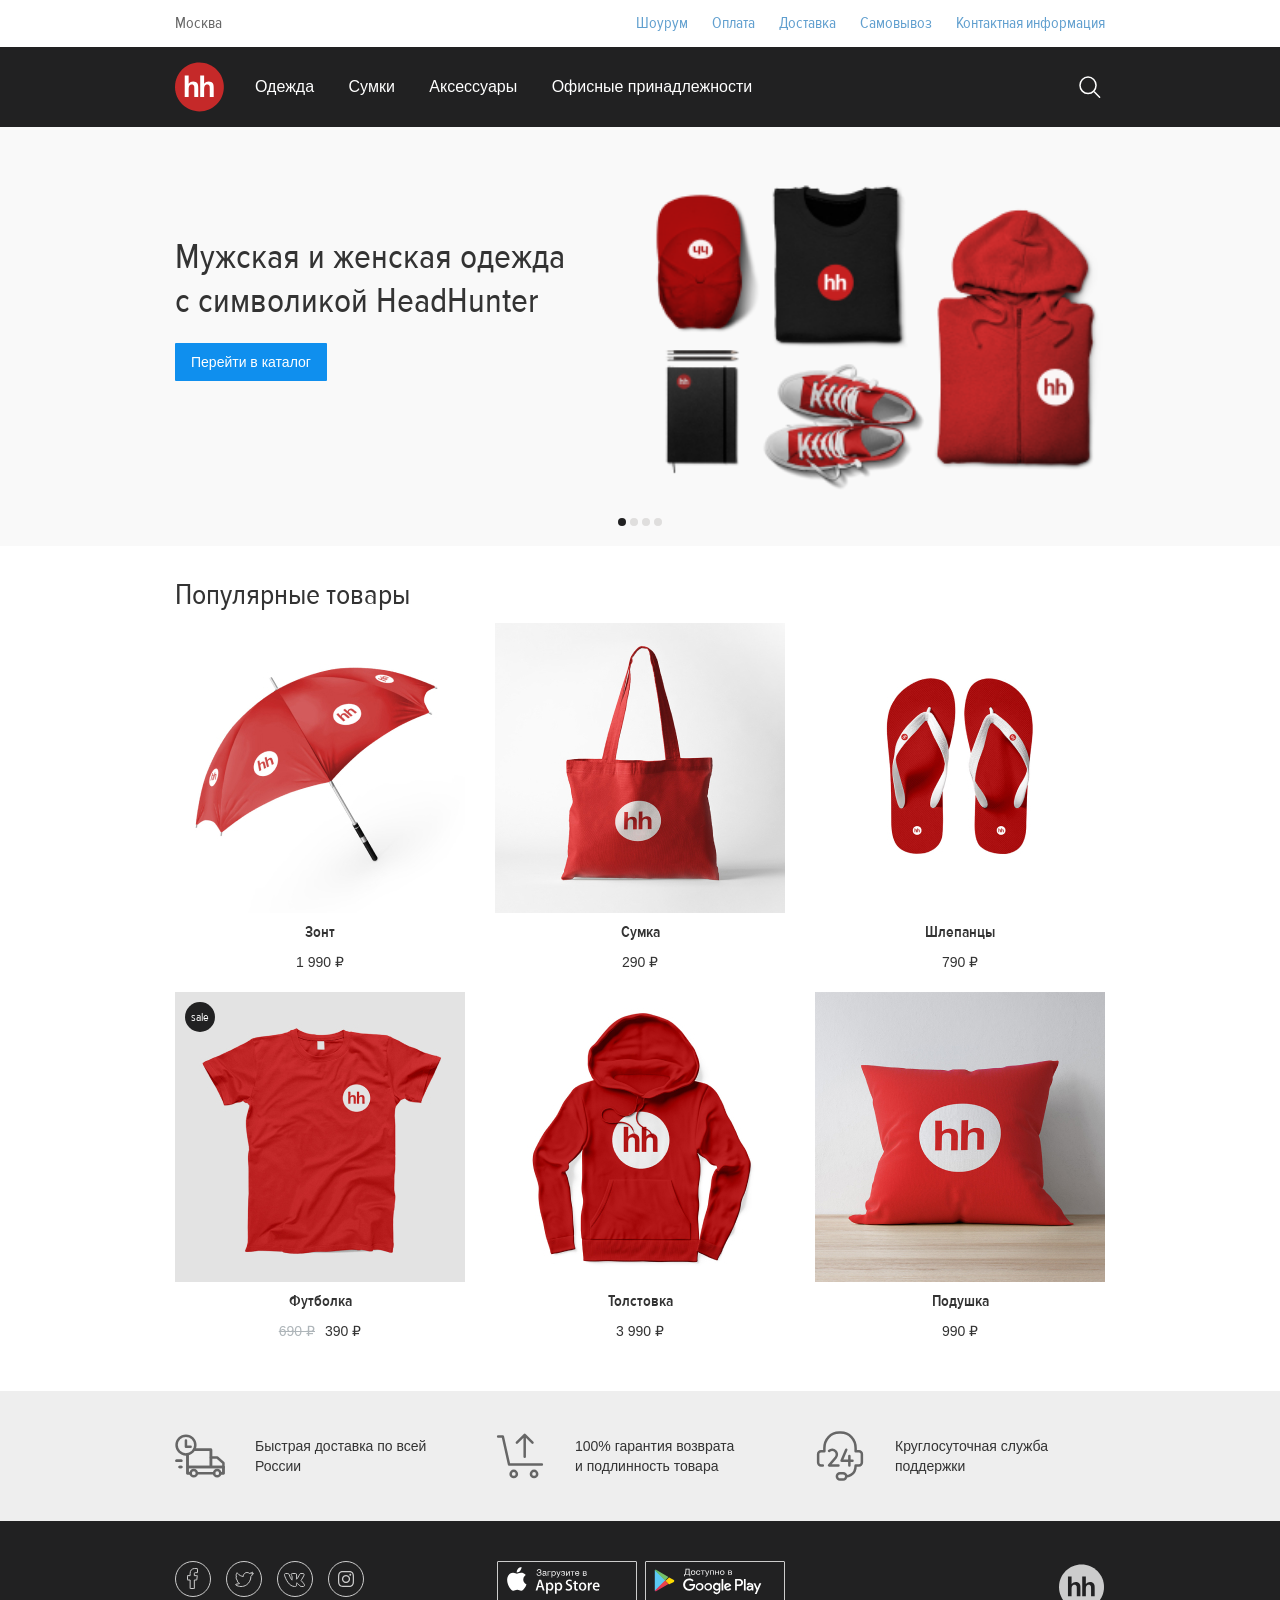
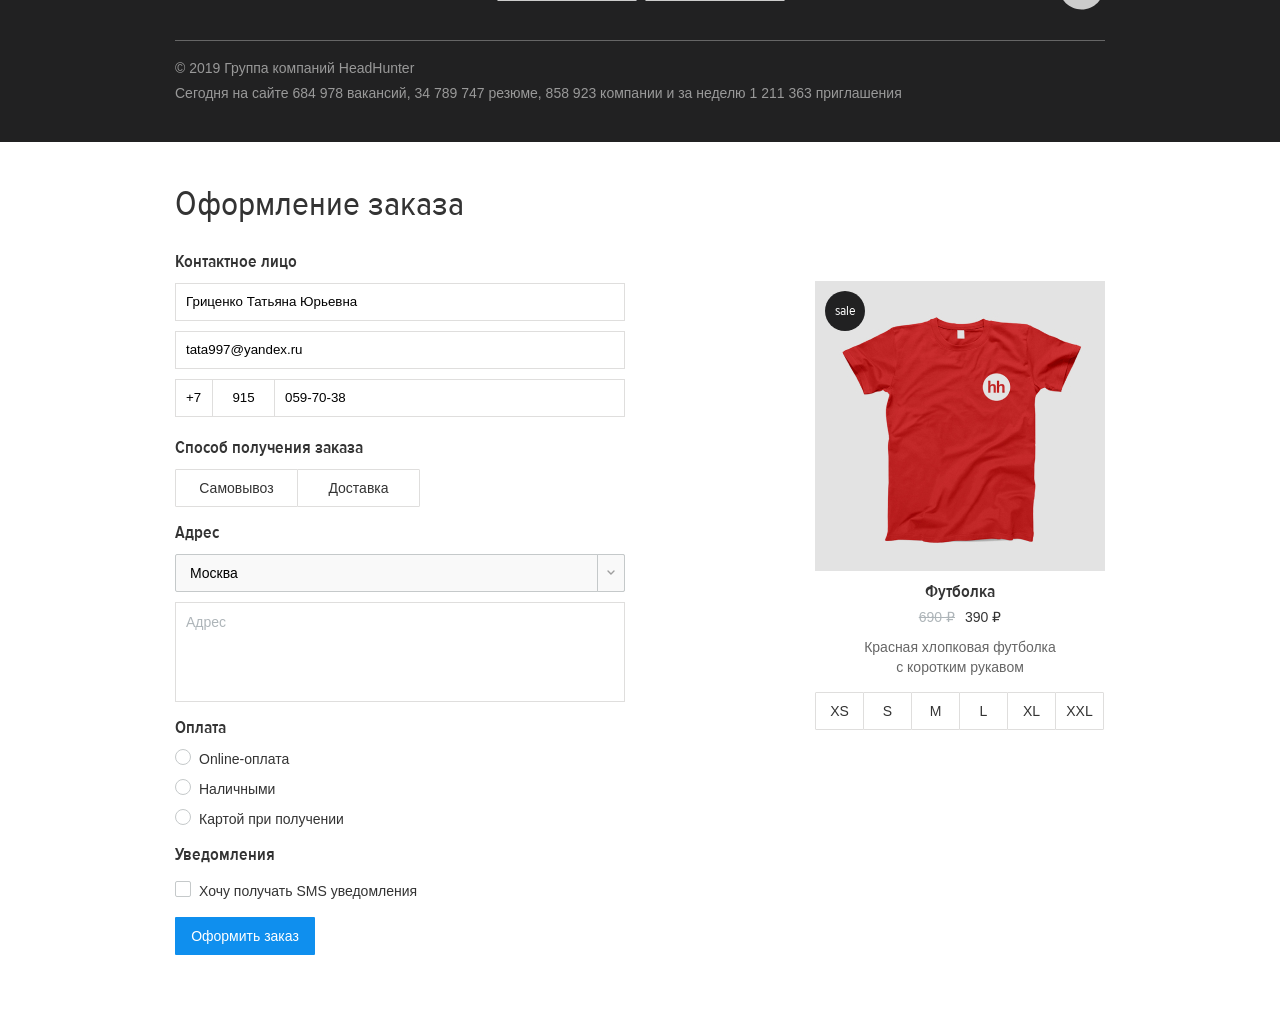
<file: index.html>
<html><head><META http-equiv="Content-Type" content="text/html; charset=UTF-8"> <meta http-equiv="Content-Type" content="text/html; charset=UTF-8"> <meta name="viewport" content="width=device-width"> <title>HTML и CSS</title> <link rel="stylesheet" href="styles.b9b3339c.css"> </META></head><body> <section class="menu-section"> <div class="columns-wrapper"> <div class="menu-content"> <div class="menu-content__city">Москва</div> <div class="menu-content__info"> <ul class="info"> <li class="info__item"> <a href="/" class="info__link">Шоурум</a> </li> <li class="info__item"> <a href="/" class="info__link">Оплата</a> </li> <li class="info__item"> <a href="/" class="info__link">Доставка</a> </li> <li class="info__item"> <a href="/" class="info__link">Самовывоз</a> </li> <li class="info__item"> <a href="/" class="info__link">Контактная информация</a> </li> </ul> </div> </div> </div> </section> <header class="header"> <div class="columns-wrapper"> <div class="header__content"> <div class="header__logo"> <a href="http://hh.ru" class="logo-link"><img class="logo" src="first-logo.d548b72c.svg" alt="hh.ru"></a> </div> <div class="header__nav"> <ul class="nav"> <li class="nav__item"> <a href="/" class="nav__link">Одежда</a> </li> <li class="nav__item"> <a href="/" class="nav__link">Сумки</a> </li> <li class="nav__item"> <a href="/" class="nav__link">Аксессуары</a> </li> <li class="nav__item"> <a href="/" class="nav__link">Офисные принадлежности</a> </li> </ul> </div> <div class="header__fill"></div> <div class="header__button"> <button class="header-button-icon header-button-icon_search">Поиск</button> </div> </div> </div> </header> <section class="slider-section"> <div class="columns-wrapper"> <div class="columns-row"> <div class="slider-content"> <div class="slider-content__image-container"> <div class="column column_s-2 column_m-3 column_l-6"> <img class="slider-content__image" src="img-01.96639f2c.png" srcset="img-01.96639f2c.png 1x,img-01@2x.ab515f90.png 2x,img-01@3x.9e7b616d.png 3x"> </div> </div> <div class="slider-content-text-button"> <div class="column column_s-2 column_m-3 column_l-6"> <div class="slider-content__text-container"> <h1 class="heading"> Мужская и женская одежда с&nbsp;символикой HeadHunter </h1> </div> </div> <div class="column column_s-2 column_m-3 column_l-6"> <div class="slider-content__button-container"> <button class="button">Перейти в каталог</button> </div> </div> </div> <div class="slider-content-block-dots"> <button class="slider-content-block-dots__dot-container slider-content-block-dots__dot-container_choosen"></button> <button class="slider-content-block-dots__dot-container"></button> <button class="slider-content-block-dots__dot-container"></button> <button class="slider-content-block-dots__dot-container"></button> </div> </div> </div> </div> </section> <section class="content-section"> <div class="columns-wrapper"> <h2 class="heading heading_level-2">Популярные товары</h2> <div class="columns-row"> <div class="column column_s-1 column_m-2 column_l-4"> <div class="product-card"> <div class="product-card__image-container"> <img class="product-card__image" src="product-1.ec73aee6.jpg" alt="Зонт"> </div> <div class="product-card__name">Зонт</div> <div class="product-card__price">1&nbsp;990 ₽</div> </div> </div> <div class="column column_s-1 column_m-2 column_l-4"> <div class="product-card"> <div class="product-card__image-container"> <img class="product-card__image" src="product-2.521640d8.jpg" alt="Сумка"> </div> <div class="product-card__name">Сумка</div> <div class="product-card__price">290 ₽</div> </div> </div> <div class="column column_s-1 column_m-2 column_l-4"> <div class="product-card"> <div class="product-card__image-container"> <img class="product-card__image" src="product-3.7dd26f69.jpg" alt="Шлепанцы"> </div> <div class="product-card__name">Шлепанцы</div> <div class="product-card__price">790 ₽</div> </div> </div> <div class="column column_s-1 column_m-2 column_l-4"> <div class="product-card"> <div class="product-card__image-container"> <img class="product-card__image" src="product-4.0431c0da.jpg" alt="Футболка"> <div class="product-card__sale">sale</div> </div> <div class="product-card__name">Футболка</div> <div class="product-card__price"> <span class="product-card__old-price">690 ₽</span>390 ₽ </div> </div> </div> <div class="column column_s-1 column_m-2 column_l-4"> <div class="product-card"> <div class="product-card__image-container"> <img class="product-card__image" src="product-5.50c4247e.jpg" alt="Толстовка"> </div> <div class="product-card__name">Толстовка</div> <div class="product-card__price">3&nbsp;990 ₽</div> </div> </div> <div class="column column_s-1 column_m-2 column_l-4"> <div class="product-card"> <div class="product-card__image-container"> <img class="product-card__image" src="product-6.00098820.jpg" alt="Подушка"> </div> <div class="product-card__name">Подушка</div> <div class="product-card__price">990 ₽</div> </div> </div> </div> </div> </section> <section class="services-section"> <div class="columns-wrapper"> <div class="columns-row"> <div class="services-content"> <div class="column column_s-2 column_m-2 column_l-4"> <div class="services-content-block"> <div class="services-content-block__icon-container"> <img class="services-content-block__icon" src="delivery-icon.86790aa2.svg"> </div> <div class="services-content-block__text-container">Быстрая доставка по&nbsp;всей России</div> </div> </div> <div class="column column_s-2 column_m-2 column_l-4"> <div class="services-content-block"> <div class="services-content-block__icon-container"> <img class="services-content-block__icon" src="return-icon.00652481.svg"> </div> <div class="services-content-block__text-container">100% гарантия возврата и&nbsp;подлинность товара</div> </div> </div> <div class="column column_s-2 column_m-2 column_l-4"> <div class="services-content-block"> <div class="services-content-block__icon-container"> <img class="services-content-block__icon" src="support-icon.4c777bd8.svg"> </div> <div class="services-content-block__text-container">Круглосуточная служба поддержки</div> </div> </div> </div> </div> </div> </section> <footer class="footer"> <div class="columns-wrapper"> <div class="footer-content"> <div class="footer-content-social-app-logo"> <div class="columns-row"> <div class="column column_s-2 column_m-3 column_l-4"> <div class="footer-content-social"> <div class="footer-content-social__icon-container"> <a href="https://ru-ru.facebook.com/"><img class="footer-content-social__icon" src="facebook-icon.753c48e9.svg"></a> </div> <div class="footer-content-social__icon-container"> <a href="https://twitter.com/"><img class="footer-content-social__icon" src="twitter-icon.0318e5cc.svg"></a> </div> <div class="footer-content-social__icon-container"> <a href="https://vk.com/"><img class="footer-content-social__icon" src="vk-icon.c858c7ba.svg"></a> </div> <div class="footer-content-social__icon-container"> <a href="https://www.instagram.com/"><img class="footer-content-social__icon" src="instagram-icon.3af1b440.svg"></a> </div> </div> </div> <div class="column column_s-2 column_m-3 column_l-4"> <div class="footer-content-app"> <div class="footer-content-app__icon-container"> <a href="https://www.apple.com/ru/ios/app-store/"><img class="footer-content-app__icon" src="appstore-icon.16eecece.svg"></a> </div> <div class="footer-content-app__icon-container"> <a href="https://play.google.com/store"><img class="footer-content-app__icon" src="googleplay-icon.ba657371.svg"></a> </div> </div> </div> <div class="column column_s-2 column_m-3 column_l-4"> <div class="footer-content-logo"> <div class="footer-content-logo__icon-container"> <a href="http://hh.ru/"><img class="footer-content-logo__icon" src="second-logo.ae9e028f.svg"></a> </div> </div> </div> </div> </div> <div class="footer-content__line"></div> <div class="footer-content__copyright"> &copy; 2019 Группа компаний HeadHunter </div> <div class="footer-content__stats"> Сегодня на сайте 684&nbsp;978&nbsp;вакансий, 34&nbsp;789&nbsp;747&nbsp;резюме, 858&nbsp;923&nbsp;компании и за неделю 1&nbsp;211&nbsp;363&nbsp;приглашения </div> </div> </div> </footer> <section class="popup-section"> <div class="columns-wrapper"> <div class="popup-header"> <h1 class="heading">Оформление заказа</h1> <div class="nav_close"></div> </div> <div class="columns-row"> <div class="column column_s-2 column_m-3 column_l-6"> <form class="popup-content-form-order"> <div class="form-order-group"> <label class="form-order__label">Контактное лицо</label><input class="input" type="text" placeholder="ФИО" value="Гриценко Татьяна Юрьевна"><input class="input" type="text" placeholder="Электронная почта" value="tata997@yandex.ru"> <div class="form-order-contact-info-number"> <input class="input form-order-contact-info-number_number-7" type="text" placeholder="+7" value="+7"><input class="input form-order-contact-info-number_number-code" type="text" placeholder="Код" value="915"><input class="input form-order-contact-info-number_number-number" type="text" placeholder="Номер" value="059-70-38"> </div> </div> <div class="form-order-group"> <label class="form-order__label">Способ получения заказа</label> <div class="group-buttons"> <input type="radio" id="self-delivery" name="type-delivery"> <div class="radio-button-text radio-button-text_delivery"> <label for="self-delivery">Самовывоз</label> </div> <input type="radio" id="delivery" name="type-delivery"> <div class="radio-button-text radio-button-text_delivery"> <label for="delivery">Доставка</label> </div> </div> </div> <div class="form-order-group"> <label class="form-order__label">Адрес</label> <div class="form-order-address-list"> <div class="select-wrapper"> <select class="select"> <option class="option">Москва</option> <option class="option">Щелково</option> <option class="option">Балашиха</option> <option class="option">Мытищи</option> </select> </div> </div> <div class="form-order-address-text"> <textarea class="textarea" placeholder="Адрес"></textarea> </div> </div> <div class="form-order-group"> <label class="form-order__label">Оплата</label> <div class="form-order-radio-group"> <div class="form-order-radio-group__element"> <input type="radio" name="payment" id="online"><label class="form-order__text" for="online">Online-оплата</label> </div> <div class="form-order-radio-group__element"> <input type="radio" name="payment" id="cash"><label class="form-order__text" for="cash">Наличными</label> </div> <div class="form-order-radio-group__element"> <input type="radio" name="payment" id="card"><label class="form-order__text" for="card">Картой при получении</label> </div> </div> </div> <div class="form-order-group"> <label class="form-order__label">Уведомления</label> <div class="form-order-notice-checkbox-sms"> <input type="checkbox" id="sms"><label class="form-order__text" for="sms">Хочу получать SMS уведомления</label> </div> </div> <div class="form-order-group"> <button class="button form-order-confirm-button_button">Оформить заказ</button> </div> </form> </div> <div class="column column_s-2 column_m-3 column_l-6"> <div class="popup-content-order-product"> <div class="product-card"> <div class="product-card__image-container"> <img class="product-card__image" src="product-4.0431c0da.jpg" alt="Футболка"> <div class="product-card__sale product-card__sale_full">sale</div> </div> <div class="product-card__name product-card__name_full">Футболка</div> <div class="product-card__price"> <span class="product-card__old-price">690 ₽</span>390 ₽ </div> <div class="product-card__description">Красная хлопковая футболка с&nbsp;коротким рукавом</div> <div class="product-card__sizes"> <input type="radio" id="size_XS" name="sizes"> <div class="radio-button-text radio-button-text_size"> <label for="size_XS">XS</label> </div> <input type="radio" id="size_S" name="sizes"> <div class="radio-button-text radio-button-text_size"> <label for="size_S">S</label> </div> <input type="radio" id="size_M" name="sizes"> <div class="radio-button-text radio-button-text_size"> <label for="size_M">M</label> </div> <input type="radio" id="size_L" name="sizes"> <div class="radio-button-text radio-button-text_size"> <label for="size_L">L</label> </div> <input type="radio" id="size_XL" name="sizes"> <div class="radio-button-text radio-button-text_size"> <label for="size_XL">XL</label> </div> <input type="radio" id="size_XXL" name="sizes"> <div class="radio-button-text radio-button-text_size"> <label for="size_XXL">XXL</label> </div> </div> </div> </div> </div> </div> </div> </section> </body></html>
</file>
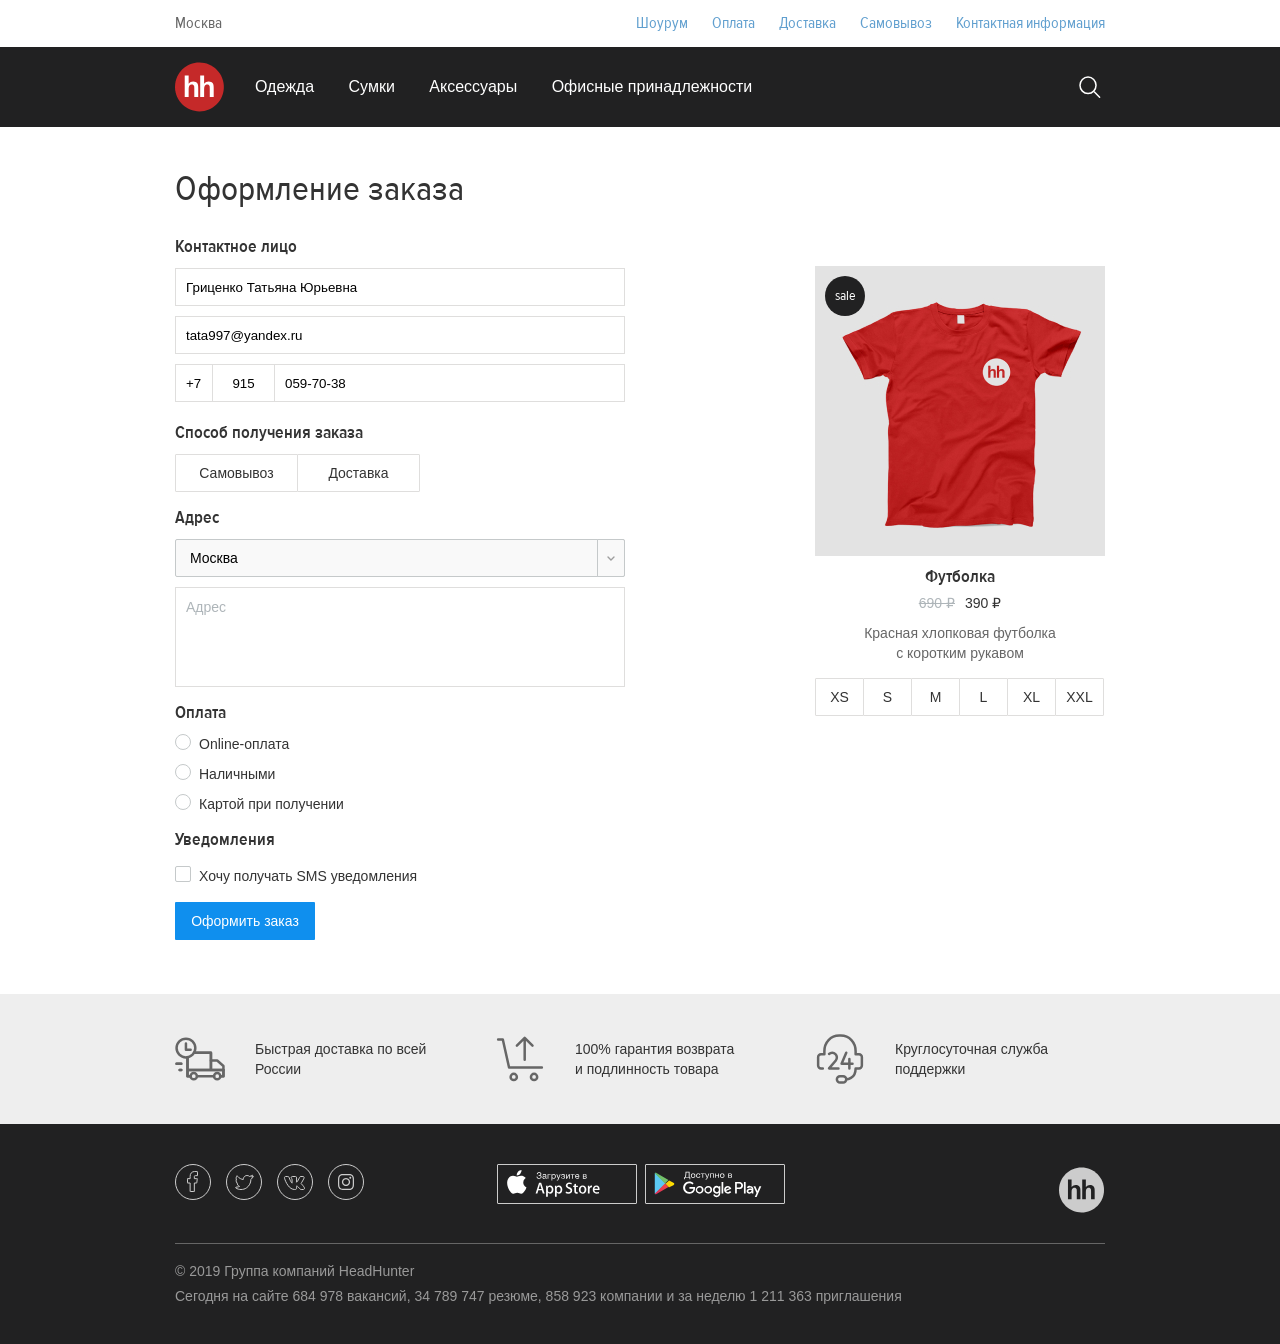
<file: page-with-order.html>
<html><head><META http-equiv="Content-Type" content="text/html; charset=UTF-8"> <meta http-equiv="Content-Type" content="text/html; charset=UTF-8"> <meta name="viewport" content="width=device-width"> <title>HTML и CSS</title> <link rel="stylesheet" href="styles.b9b3339c.css"> </META></head><body> <section class="menu-section"> <div class="columns-wrapper"> <div class="menu-content"> <div class="menu-content__city">Москва</div> <div class="menu-content__info"> <ul class="info"> <li class="info__item"> <a href="/" class="info__link">Шоурум</a> </li> <li class="info__item"> <a href="/" class="info__link">Оплата</a> </li> <li class="info__item"> <a href="/" class="info__link">Доставка</a> </li> <li class="info__item"> <a href="/" class="info__link">Самовывоз</a> </li> <li class="info__item"> <a href="/" class="info__link">Контактная информация</a> </li> </ul> </div> </div> </div> </section> <header class="header"> <div class="columns-wrapper"> <div class="header__content"> <div class="header__logo"> <a href="http://hh.ru" class="logo-link"><img class="logo" src="first-logo.d548b72c.svg" alt="hh.ru"></a> </div> <div class="header__nav"> <ul class="nav"> <li class="nav__item"> <a href="/" class="nav__link">Одежда</a> </li> <li class="nav__item"> <a href="/" class="nav__link">Сумки</a> </li> <li class="nav__item"> <a href="/" class="nav__link">Аксессуары</a> </li> <li class="nav__item"> <a href="/" class="nav__link">Офисные принадлежности</a> </li> </ul> </div> <div class="header__fill"></div> <div class="header__button"> <button class="header-button-icon header-button-icon_search">Поиск</button> </div> </div> </div> </header> <section class="popup-section"> <div class="columns-wrapper"> <div class="popup-header"> <h1 class="heading">Оформление заказа</h1> <div class="nav_close"></div> </div> <div class="columns-row"> <div class="column column_s-2 column_m-3 column_l-6"> <form class="popup-content-form-order"> <div class="form-order-group"> <label class="form-order__label">Контактное лицо</label><input class="input" type="text" placeholder="ФИО" value="Гриценко Татьяна Юрьевна"><input class="input" type="text" placeholder="Электронная почта" value="tata997@yandex.ru"> <div class="form-order-contact-info-number"> <input class="input form-order-contact-info-number_number-7" type="text" placeholder="+7" value="+7"><input class="input form-order-contact-info-number_number-code" type="text" placeholder="Код" value="915"><input class="input form-order-contact-info-number_number-number" type="text" placeholder="Номер" value="059-70-38"> </div> </div> <div class="form-order-group"> <label class="form-order__label">Способ получения заказа</label> <div class="group-buttons"> <input type="radio" id="self-delivery" name="type-delivery"> <div class="radio-button-text radio-button-text_delivery"> <label for="self-delivery">Самовывоз</label> </div> <input type="radio" id="delivery" name="type-delivery"> <div class="radio-button-text radio-button-text_delivery"> <label for="delivery">Доставка</label> </div> </div> </div> <div class="form-order-group"> <label class="form-order__label">Адрес</label> <div class="form-order-address-list"> <div class="select-wrapper"> <select class="select"> <option class="option">Москва</option> <option class="option">Щелково</option> <option class="option">Балашиха</option> <option class="option">Мытищи</option> </select> </div> </div> <div class="form-order-address-text"> <textarea class="textarea" placeholder="Адрес"></textarea> </div> </div> <div class="form-order-group"> <label class="form-order__label">Оплата</label> <div class="form-order-radio-group"> <div class="form-order-radio-group__element"> <input type="radio" name="payment" id="online"><label class="form-order__text" for="online">Online-оплата</label> </div> <div class="form-order-radio-group__element"> <input type="radio" name="payment" id="cash"><label class="form-order__text" for="cash">Наличными</label> </div> <div class="form-order-radio-group__element"> <input type="radio" name="payment" id="card"><label class="form-order__text" for="card">Картой при получении</label> </div> </div> </div> <div class="form-order-group"> <label class="form-order__label">Уведомления</label> <div class="form-order-notice-checkbox-sms"> <input type="checkbox" id="sms"><label class="form-order__text" for="sms">Хочу получать SMS уведомления</label> </div> </div> <div class="form-order-group"> <button class="button form-order-confirm-button_button">Оформить заказ</button> </div> </form> </div> <div class="column column_s-2 column_m-3 column_l-6"> <div class="popup-content-order-product"> <div class="product-card"> <div class="product-card__image-container"> <img class="product-card__image" src="product-4.0431c0da.jpg" alt="Футболка"> <div class="product-card__sale product-card__sale_full">sale</div> </div> <div class="product-card__name product-card__name_full">Футболка</div> <div class="product-card__price"> <span class="product-card__old-price">690 ₽</span>390 ₽ </div> <div class="product-card__description">Красная хлопковая футболка с&nbsp;коротким рукавом</div> <div class="product-card__sizes"> <input type="radio" id="size_XS" name="sizes"> <div class="radio-button-text radio-button-text_size"> <label for="size_XS">XS</label> </div> <input type="radio" id="size_S" name="sizes"> <div class="radio-button-text radio-button-text_size"> <label for="size_S">S</label> </div> <input type="radio" id="size_M" name="sizes"> <div class="radio-button-text radio-button-text_size"> <label for="size_M">M</label> </div> <input type="radio" id="size_L" name="sizes"> <div class="radio-button-text radio-button-text_size"> <label for="size_L">L</label> </div> <input type="radio" id="size_XL" name="sizes"> <div class="radio-button-text radio-button-text_size"> <label for="size_XL">XL</label> </div> <input type="radio" id="size_XXL" name="sizes"> <div class="radio-button-text radio-button-text_size"> <label for="size_XXL">XXL</label> </div> </div> </div> </div> </div> </div> </div> </section> <section class="services-section"> <div class="columns-wrapper"> <div class="columns-row"> <div class="services-content"> <div class="column column_s-2 column_m-2 column_l-4"> <div class="services-content-block"> <div class="services-content-block__icon-container"> <img class="services-content-block__icon" src="delivery-icon.86790aa2.svg"> </div> <div class="services-content-block__text-container">Быстрая доставка по&nbsp;всей России</div> </div> </div> <div class="column column_s-2 column_m-2 column_l-4"> <div class="services-content-block"> <div class="services-content-block__icon-container"> <img class="services-content-block__icon" src="return-icon.00652481.svg"> </div> <div class="services-content-block__text-container">100% гарантия возврата и&nbsp;подлинность товара</div> </div> </div> <div class="column column_s-2 column_m-2 column_l-4"> <div class="services-content-block"> <div class="services-content-block__icon-container"> <img class="services-content-block__icon" src="support-icon.4c777bd8.svg"> </div> <div class="services-content-block__text-container">Круглосуточная служба поддержки</div> </div> </div> </div> </div> </div> </section> <footer class="footer"> <div class="columns-wrapper"> <div class="footer-content"> <div class="footer-content-social-app-logo"> <div class="columns-row"> <div class="column column_s-2 column_m-3 column_l-4"> <div class="footer-content-social"> <div class="footer-content-social__icon-container"> <a href="https://ru-ru.facebook.com/"><img class="footer-content-social__icon" src="facebook-icon.753c48e9.svg"></a> </div> <div class="footer-content-social__icon-container"> <a href="https://twitter.com/"><img class="footer-content-social__icon" src="twitter-icon.0318e5cc.svg"></a> </div> <div class="footer-content-social__icon-container"> <a href="https://vk.com/"><img class="footer-content-social__icon" src="vk-icon.c858c7ba.svg"></a> </div> <div class="footer-content-social__icon-container"> <a href="https://www.instagram.com/"><img class="footer-content-social__icon" src="instagram-icon.3af1b440.svg"></a> </div> </div> </div> <div class="column column_s-2 column_m-3 column_l-4"> <div class="footer-content-app"> <div class="footer-content-app__icon-container"> <a href="https://www.apple.com/ru/ios/app-store/"><img class="footer-content-app__icon" src="appstore-icon.16eecece.svg"></a> </div> <div class="footer-content-app__icon-container"> <a href="https://play.google.com/store"><img class="footer-content-app__icon" src="googleplay-icon.ba657371.svg"></a> </div> </div> </div> <div class="column column_s-2 column_m-3 column_l-4"> <div class="footer-content-logo"> <div class="footer-content-logo__icon-container"> <a href="http://hh.ru/"><img class="footer-content-logo__icon" src="second-logo.ae9e028f.svg"></a> </div> </div> </div> </div> </div> <div class="footer-content__line"></div> <div class="footer-content__copyright"> &copy; 2019 Группа компаний HeadHunter </div> <div class="footer-content__stats"> Сегодня на сайте 684&nbsp;978&nbsp;вакансий, 34&nbsp;789&nbsp;747&nbsp;резюме, 858&nbsp;923&nbsp;компании и за неделю 1&nbsp;211&nbsp;363&nbsp;приглашения </div> </div> </div> </footer> </body></html>
</file>
